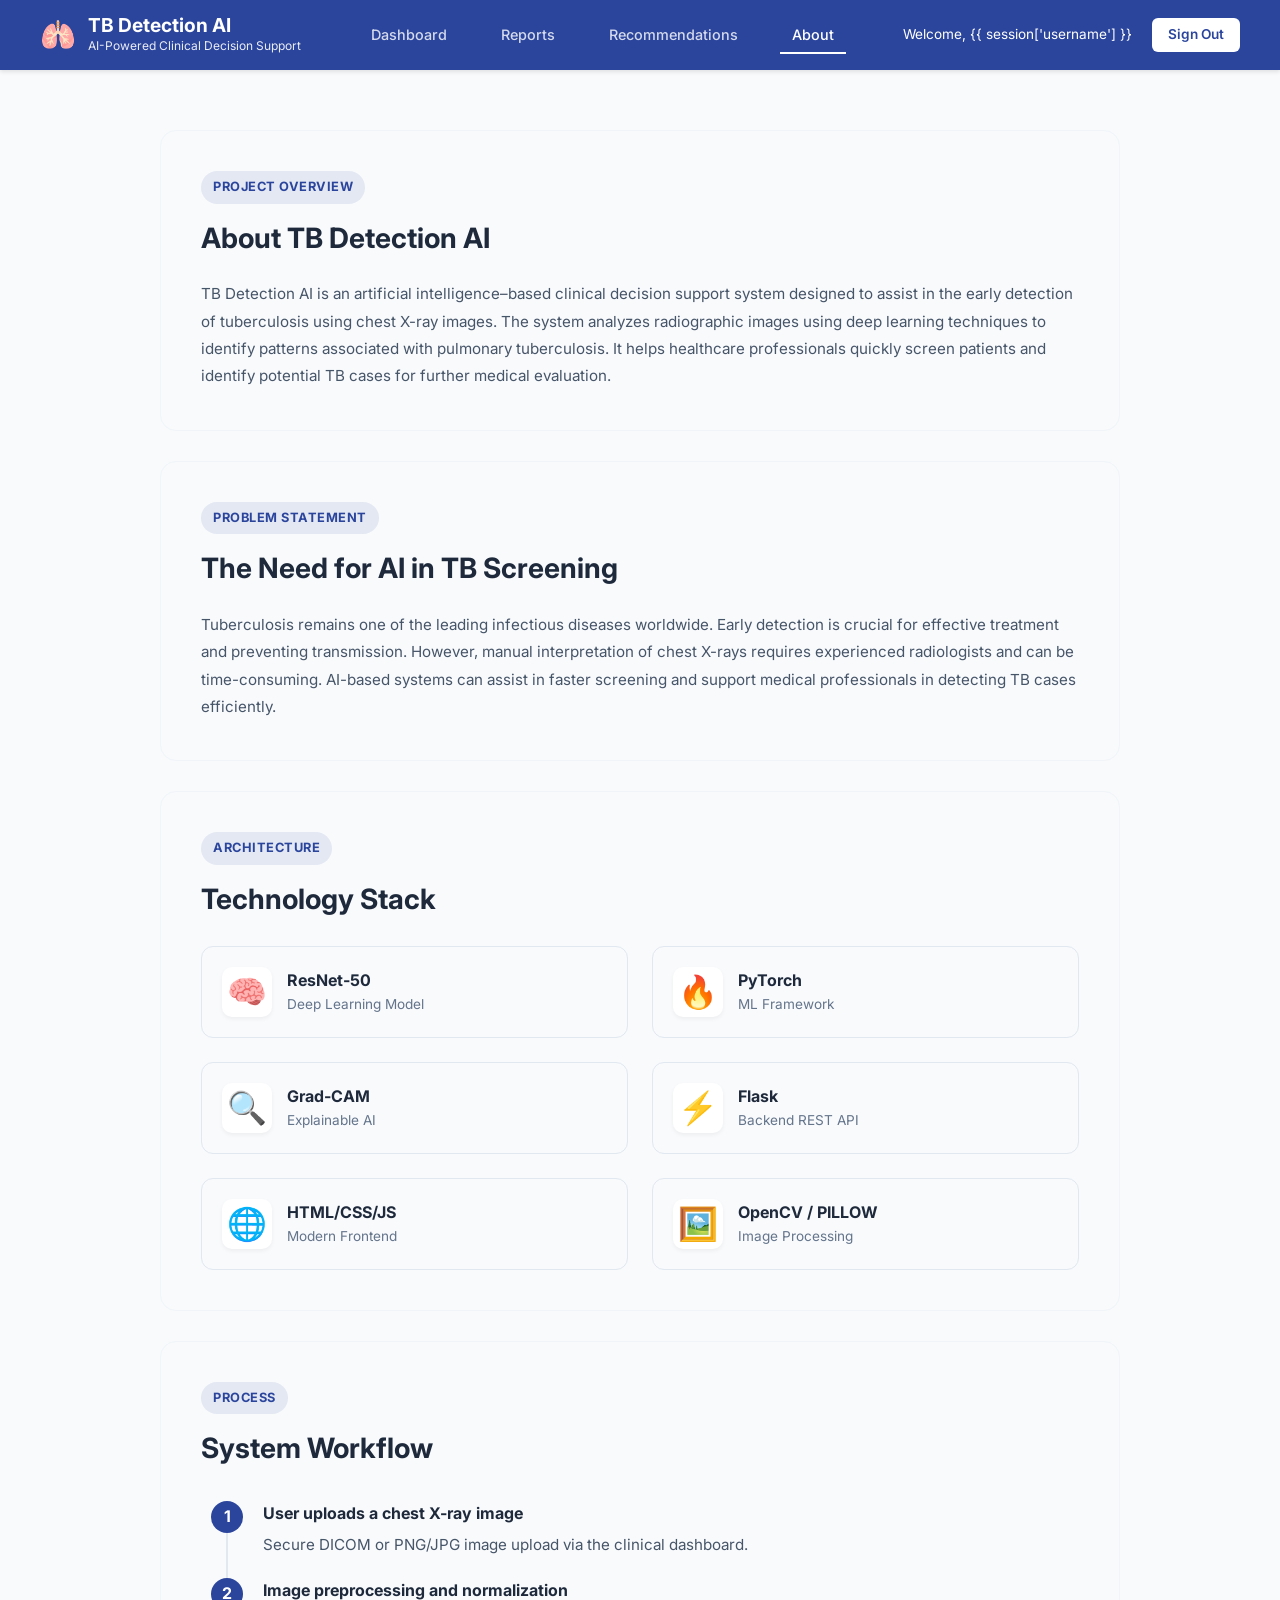
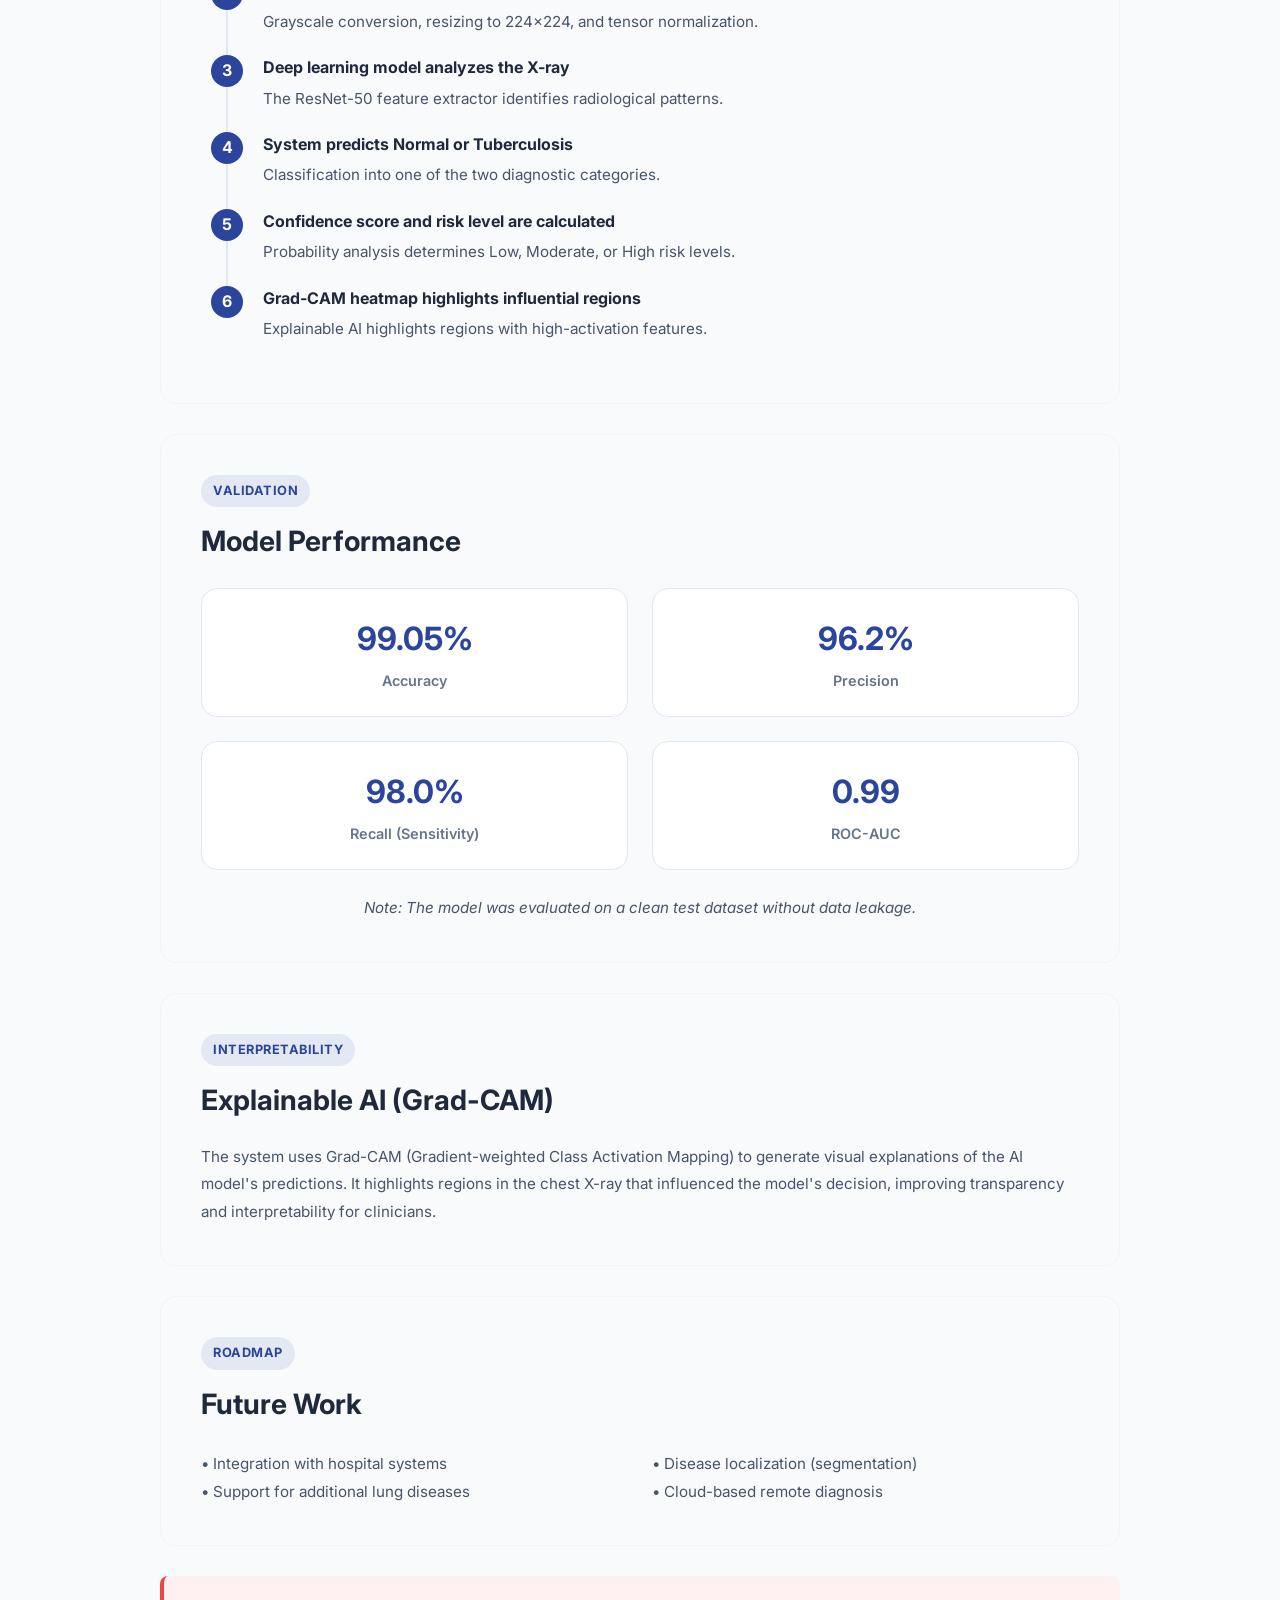
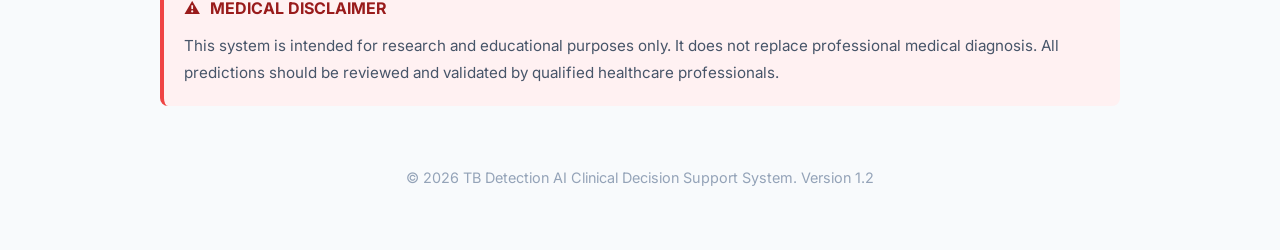
<file: templates/about.html>
<!DOCTYPE html>
<html lang="en">

<head>
    <meta charset="UTF-8">
    <meta name="viewport" content="width=device-width, initial-scale=1.0">
    <title>About - TB Detection AI</title>
    <link rel="stylesheet" href="/static/css/style.css?v=1.2">
    <link href="https://fonts.googleapis.com/css2?family=Inter:wght@300;400;600;700&display=swap" rel="stylesheet">
    <style>
        /* Standardized Typography */
        h1,
        h2 {
            font-size: 1.75rem !important;
            margin-bottom: 20px;
            color: #1e293b !important;
            font-weight: 700;
        }

        p,
        li,
        .workflow-step p,
        .disclaimer-box p {
            font-size: 0.95rem !important;
            line-height: 1.8 !important;
            color: #475569 !important;
        }

        .tech-card div div:first-child,
        .workflow-step div div:first-child {
            font-size: 1rem !important;
            font-weight: 700;
        }

        .about-grid {
            display: grid;
            grid-template-columns: repeat(auto-fit, minmax(300px, 1fr));
            gap: 24px;
            margin-top: 24px;
        }

        .tech-card {
            background: #f8fafc;
            border-radius: 12px;
            padding: 20px;
            border: 1px solid #e2e8f0;
            display: flex;
            align-items: center;
            gap: 15px;
            transition: all 0.3s ease;
        }

        .tech-card:hover {
            transform: translateY(-2px);
            box-shadow: 0 4px 12px rgba(0, 0, 0, 0.05);
            border-color: #2b459d;
        }

        .tech-icon {
            font-size: 2rem;
            min-width: 50px;
            height: 50px;
            display: flex;
            align-items: center;
            justify-content: center;
            background: white;
            border-radius: 10px;
            box-shadow: 0 2px 4px rgba(0, 0, 0, 0.05);
        }

        .workflow-step {
            display: flex;
            gap: 20px;
            margin-bottom: 20px;
            position: relative;
        }

        .step-number {
            width: 32px;
            height: 32px;
            background: #2b459d;
            color: white;
            border-radius: 50%;
            display: flex;
            align-items: center;
            justify-content: center;
            font-weight: 700;
            flex-shrink: 0;
            z-index: 2;
        }

        .workflow-step::after {
            content: '';
            position: absolute;
            left: 15px;
            top: 32px;
            width: 2px;
            height: calc(100% - 12px);
            background: #e2e8f0;
            z-index: 1;
        }

        .workflow-step:last-child::after {
            display: none;
        }

        .stat-card {
            text-align: center;
            padding: 24px;
            background: white;
            border-radius: 16px;
            border: 1px solid #e2e8f0;
        }

        .stat-value {
            font-size: 2rem;
            font-weight: 700;
            color: #2b459d;
            margin-bottom: 5px;
        }

        .stat-label {
            color: #64748b;
            font-weight: 600;
            font-size: 0.9rem;
        }

        .disclaimer-box {
            background: #fff1f2;
            border-left: 4px solid #ef4444;
            padding: 20px;
            border-radius: 8px;
            margin-top: 30px;
        }

        .disclaimer-title {
            color: #991b1b;
            font-weight: 700;
            margin-bottom: 10px;
            display: flex;
            align-items: center;
            gap: 10px;
        }

        .section-tag {
            display: inline-block;
            padding: 6px 12px;
            background: rgba(43, 69, 157, 0.1);
            color: #2b459d;
            border-radius: 20px;
            font-size: 0.8rem;
            font-weight: 700;
            text-transform: uppercase;
            letter-spacing: 0.5px;
            margin-bottom: 12px;
        }
    </style>
</head>

<body>
    <nav class="navbar">
        <div class="nav-brand">
            <div class="logo-box">
                <span class="logo-icon">🫁</span>
                <div class="logo-text">
                    <span class="brand-name">TB Detection AI</span>
                    <span class="brand-subtext">AI-Powered Clinical Decision Support</span>
                </div>
            </div>
        </div>

        <ul class="nav-links">
            <li><a href="/" onclick="window.location.href='/'; return true;">Dashboard</a></li>
            <li><a href="/reports" onclick="window.location.href='/reports'; return true;">Reports</a></li>
            <li><a href="/recommendations"
                    onclick="window.location.href='/recommendations'; return true;">Recommendations</a></li>
            <li class="active"><a href="/about" onclick="window.location.href='/about'; return true;">About</a></li>
        </ul>

        <div class="nav-user">
            <span class="user-welcome">Welcome, {{ session['username'] }}</span>
            <a href="/logout" class="btn-signout">Sign Out</a>
        </div>
    </nav>

    <main class="dashboard-main">
        <div class="about-container" style="max-width: 1000px; margin: 0 auto; padding: 20px;">

            <!-- Section 1: Overview -->
            <div class="workspace-card" style="padding: 40px; margin-bottom: 30px;">
                <span class="section-tag">Project Overview</span>
                <h2>About TB Detection AI</h2>
                <p>
                    TB Detection AI is an artificial intelligence–based clinical decision support system designed to
                    assist in the early detection of tuberculosis using chest X-ray images. The system analyzes
                    radiographic images using deep learning techniques to identify patterns associated with pulmonary
                    tuberculosis. It helps healthcare professionals quickly screen patients and identify potential TB
                    cases for further medical evaluation.
                </p>
            </div>

            <!-- Section 2: Problem Statement -->
            <div class="workspace-card" style="padding: 40px; margin-bottom: 30px;">
                <span class="section-tag">Problem Statement</span>
                <h2>The Need for AI in TB Screening</h2>
                <p>
                    Tuberculosis remains one of the leading infectious diseases worldwide. Early detection is crucial
                    for effective treatment and preventing transmission. However, manual interpretation of chest X-rays
                    requires experienced radiologists and can be time-consuming. AI-based systems can assist in faster
                    screening and support medical professionals in detecting TB cases efficiently.
                </p>
            </div>

            <!-- Section 3: Technology Stack -->
            <div class="workspace-card" style="padding: 40px; margin-bottom: 30px;">
                <span class="section-tag">Architecture</span>
                <h2 style="color: #1e293b; margin-bottom: 24px;">Technology Stack</h2>
                <div class="about-grid">
                    <div class="tech-card">
                        <div class="tech-icon">🧠</div>
                        <div>
                            <div style="font-weight: 700; color: #1e293b;">ResNet-50</div>
                            <div style="font-size: 0.85rem; color: #64748b;">Deep Learning Model</div>
                        </div>
                    </div>
                    <div class="tech-card">
                        <div class="tech-icon">🔥</div>
                        <div>
                            <div style="font-weight: 700; color: #1e293b;">PyTorch</div>
                            <div style="font-size: 0.85rem; color: #64748b;">ML Framework</div>
                        </div>
                    </div>
                    <div class="tech-card">
                        <div class="tech-icon">🔍</div>
                        <div>
                            <div style="font-weight: 700; color: #1e293b;">Grad-CAM</div>
                            <div style="font-size: 0.85rem; color: #64748b;">Explainable AI</div>
                        </div>
                    </div>
                    <div class="tech-card">
                        <div class="tech-icon">⚡</div>
                        <div>
                            <div style="font-weight: 700; color: #1e293b;">Flask</div>
                            <div style="font-size: 0.85rem; color: #64748b;">Backend REST API</div>
                        </div>
                    </div>
                    <div class="tech-card">
                        <div class="tech-icon">🌐</div>
                        <div>
                            <div style="font-weight: 700; color: #1e293b;">HTML/CSS/JS</div>
                            <div style="font-size: 0.85rem; color: #64748b;">Modern Frontend</div>
                        </div>
                    </div>
                    <div class="tech-card">
                        <div class="tech-icon">🖼️</div>
                        <div>
                            <div style="font-weight: 700; color: #1e293b;">OpenCV / PILLOW</div>
                            <div style="font-size: 0.85rem; color: #64748b;">Image Processing</div>
                        </div>
                    </div>
                </div>
            </div>

            <!-- Section 4: Workflow -->
            <div class="workspace-card" style="padding: 40px; margin-bottom: 30px;">
                <span class="section-tag">Process</span>
                <h2 style="color: #1e293b; margin-bottom: 30px;">System Workflow</h2>
                <div style="padding-left: 10px;">
                    <div class="workflow-step">
                        <div class="step-number">1</div>
                        <div>
                            <div style="font-weight: 700; color: #1e293b;">User uploads a chest X-ray
                                image</div>
                            <p style="color: #475569; margin-top: 4px;">Secure DICOM or PNG/JPG image
                                upload via the clinical dashboard.</p>
                        </div>
                    </div>
                    <div class="workflow-step">
                        <div class="step-number">2</div>
                        <div>
                            <div style="font-weight: 700; color: #1e293b;">Image preprocessing and
                                normalization</div>
                            <p style="color: #475569; margin-top: 4px;">Grayscale conversion,
                                resizing to 224x224, and tensor normalization.</p>
                        </div>
                    </div>
                    <div class="workflow-step">
                        <div class="step-number">3</div>
                        <div>
                            <div style="font-weight: 700; color: #1e293b;">Deep learning model analyzes
                                the X-ray</div>
                            <p style="color: #475569; margin-top: 4px;">The ResNet-50 feature
                                extractor identifies radiological patterns.</p>
                        </div>
                    </div>
                    <div class="workflow-step">
                        <div class="step-number">4</div>
                        <div>
                            <div style="font-weight: 700; color: #1e293b;">System predicts Normal or
                                Tuberculosis</div>
                            <p style="color: #475569; margin-top: 4px;">Classification into one of
                                the two diagnostic categories.</p>
                        </div>
                    </div>
                    <div class="workflow-step">
                        <div class="step-number">5</div>
                        <div>
                            <div style="font-weight: 700; color: #1e293b;">Confidence score and risk
                                level are
                                calculated</div>
                            <p style="color: #475569; margin-top: 4px;">Probability analysis
                                determines Low, Moderate, or High risk levels.</p>
                        </div>
                    </div>
                    <div class="workflow-step">
                        <div class="step-number">6</div>
                        <div>
                            <div style="font-weight: 700; color: #1e293b;">Grad-CAM heatmap highlights
                                influential
                                regions</div>
                            <p style="color: #475569; margin-top: 4px;">Explainable AI highlights
                                regions with high-activation features.</p>
                        </div>
                    </div>
                </div>
            </div>

            <!-- Section 5: Model Performance -->
            <div class="workspace-card" style="padding: 40px; margin-bottom: 30px;">
                <span class="section-tag">Validation</span>
                <h2 style="color: #1e293b; margin-bottom: 24px;">Model Performance</h2>
                <div class="about-grid">
                    <div class="stat-card">
                        <div class="stat-value">99.05%</div>
                        <div class="stat-label">Accuracy</div>
                    </div>
                    <div class="stat-card">
                        <div class="stat-value">96.2%</div>
                        <div class="stat-label">Precision</div>
                    </div>
                    <div class="stat-card">
                        <div class="stat-value">98.0%</div>
                        <div class="stat-label">Recall (Sensitivity)</div>
                    </div>
                    <div class="stat-card">
                        <div class="stat-value">0.99</div>
                        <div class="stat-label">ROC-AUC</div>
                    </div>
                </div>
                <p
                    style="margin-top: 24px; color: #64748b; font-size: 0.85rem; text-align: center; font-style: italic;">
                    Note: The model was evaluated on a clean test dataset without data leakage.
                </p>
            </div>

            <!-- Section 6: Explainable AI -->
            <div class="workspace-card" style="padding: 40px; margin-bottom: 30px;">
                <span class="section-tag">Interpretability</span>
                <h2>Explainable AI (Grad-CAM)</h2>
                <p>
                    The system uses Grad-CAM (Gradient-weighted Class Activation Mapping) to generate visual
                    explanations of the AI model's predictions. It highlights regions in the chest X-ray that influenced
                    the model's decision, improving transparency and interpretability for clinicians.
                </p>
            </div>

            <!-- Section 8: Future Work -->
            <div class="workspace-card" style="padding: 40px; margin-bottom: 30px;">
                <span class="section-tag">Roadmap</span>
                <h2 style="color: #1e293b; margin-bottom: 20px;">Future Work</h2>
                <div class="about-grid" style="grid-template-columns: repeat(2, 1fr);">
                    <ul style="color: #475569; line-height: 2; list-style-type: none; padding: 0;">
                        <li>• Integration with hospital systems</li>
                        <li>• Support for additional lung diseases</li>
                    </ul>
                    <ul style="color: #475569; line-height: 2; list-style-type: none; padding: 0;">
                        <li>• Disease localization (segmentation)</li>
                        <li>• Cloud-based remote diagnosis</li>
                    </ul>
                </div>
            </div>

            <!-- Section 7: Disclaimer -->
            <div class="disclaimer-box">
                <div class="disclaimer-title">
                    <span>⚠️</span> MEDICAL DISCLAIMER
                </div>
                <p style="color: #991b1b; line-height: 1.6;">
                    This system is intended for research and educational purposes only. It does not replace professional
                    medical diagnosis. All predictions should be reviewed and validated by qualified healthcare
                    professionals.
                </p>
            </div>

            <footer style="margin-top: 60px; text-align: center; color: #94a3b8; font-size: 0.9rem;">
                &copy; 2026 TB Detection AI Clinical Decision Support System. Version 1.2
            </footer>
        </div>
    </main>
</body>

</html>
</file>
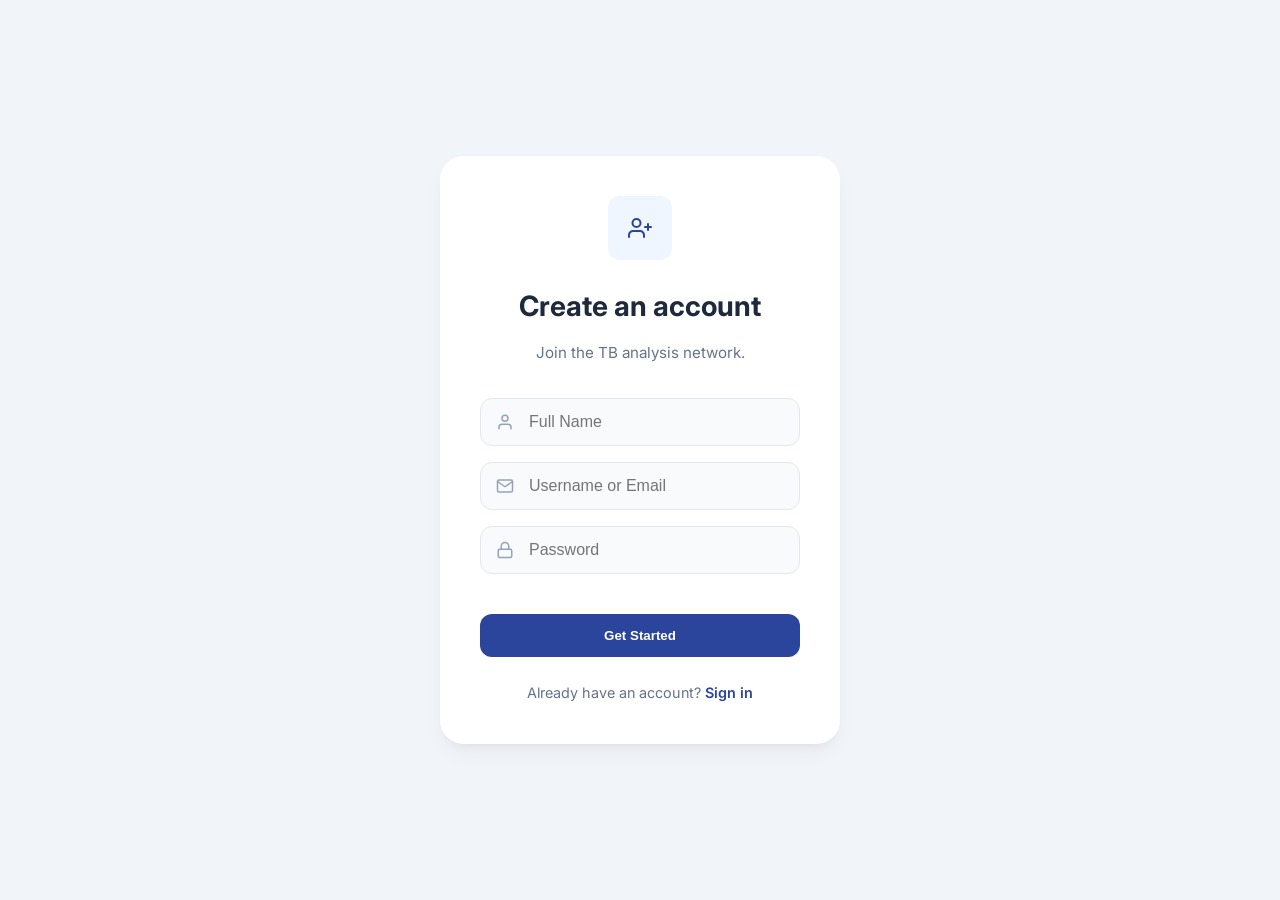
<file: templates/signup.html>
<!DOCTYPE html>
<html lang="en">

<head>
    <meta charset="UTF-8">
    <meta name="viewport" content="width=device-width, initial-scale=1.0">
    <title>Sign Up - TB Detection System</title>
    <link rel="stylesheet" href="/static/css/style.css">
    <link href="https://fonts.googleapis.com/css2?family=Inter:wght@300;400;600;700&display=swap" rel="stylesheet">
</head>

<body class="auth-body">
    <div class="auth-container">
        <div class="auth-card">
            <div class="auth-icon">
                <svg width="24" height="24" viewBox="0 0 24 24" fill="none" xmlns="http://www.w3.org/2000/svg">
                    <path
                        d="M16 21V19C16 17.9391 15.5786 16.9217 14.8284 16.1716C14.0783 15.4214 13.0609 15 12 15H5C3.93913 15 2.92172 15.4214 2.17157 16.1716C1.42143 16.9217 1 17.9391 1 19V21"
                        stroke="#2b459d" stroke-width="2" stroke-linecap="round" stroke-linejoin="round" />
                    <circle cx="8.5" cy="7" r="4" stroke="#2b459d" stroke-width="2" stroke-linecap="round"
                        stroke-linejoin="round" />
                    <line x1="20" y1="8" x2="20" y2="14" stroke="#2b459d" stroke-width="2" stroke-linecap="round"
                        stroke-linejoin="round" />
                    <line x1="17" y1="11" x2="23" y2="11" stroke="#2b459d" stroke-width="2" stroke-linecap="round"
                        stroke-linejoin="round" />
                </svg>
            </div>

            <h2>Create an account</h2>
            <p class="auth-subtitle">Join the TB analysis network.</p>

            <form action="/signup" method="POST">
                <div class="input-group">
                    <span class="input-icon">
                        <svg width="18" height="18" viewBox="0 0 24 24" fill="none" stroke="currentColor"
                            stroke-width="2" stroke-linecap="round" stroke-linejoin="round">
                            <path d="M20 21v-2a4 4 0 0 0-4-4H8a4 4 0 0 0-4 4v2"></path>
                            <circle cx="12" cy="7" r="4"></circle>
                        </svg>
                    </span>
                    <input type="text" name="fullname" placeholder="Full Name" required>
                </div>

                <div class="input-group">
                    <span class="input-icon">
                        <svg width="18" height="18" viewBox="0 0 24 24" fill="none" stroke="currentColor"
                            stroke-width="2" stroke-linecap="round" stroke-linejoin="round">
                            <path d="M4 4h16c1.1 0 2 .9 2 2v12c0 1.1-.9 2-2 2H4c-1.1 0-2-.9-2-2V6c0-1.1.9-2 2-2z">
                            </path>
                            <polyline points="22,6 12,13 2,6"></polyline>
                        </svg>
                    </span>
                    <input type="text" name="username" placeholder="Username or Email" required>
                </div>

                <div class="input-group">
                    <span class="input-icon">
                        <svg width="18" height="18" viewBox="0 0 24 24" fill="none" stroke="currentColor"
                            stroke-width="2" stroke-linecap="round" stroke-linejoin="round">
                            <rect x="3" y="11" width="18" height="11" rx="2" ry="2"></rect>
                            <path d="M7 11V7a5 5 0 0 1 10 0v4"></path>
                        </svg>
                    </span>
                    <input type="password" name="password" placeholder="Password" required>
                </div>

                <button type="submit" class="btn primary auth-btn">Get Started</button>
            </form>

            <p class="auth-footer">Already have an account? <a href="/login">Sign in</a></p>
        </div>
    </div>
</body>

</html>
</file>
<file: static/css/style.css>
:root {
    --primary-color: #2563eb;
    --primary-hover: #1d4ed8;
    --success-color: #10b981;
    --warning-color: #f59e0b;
    --danger-color: #ef4444;
    --bg-color: #f8fafc;
    --card-bg: #ffffff;
    --text-primary: #1e293b;
    --text-secondary: #64748b;
    --border-color: #e2e8f0;
    --shadow: 0 4px 6px -1px rgb(0 0 0 / 0.1), 0 2px 4px -2px rgb(0 0 0 / 0.1);
}

* {
    box-sizing: border-box;
    margin: 0;
    padding: 0;
}

body {
    font-family: 'Inter', sans-serif;
    background-color: var(--bg-color);
    color: var(--text-primary);
    line-height: 1.6;
}

/* Layout & Navigation */
.navbar {
    background-color: #2b459d;
    /* Deep Clinical Blue */
    color: white;
    display: flex;
    align-items: center;
    justify-content: space-between;
    padding: 12px 40px;
    box-shadow: 0 2px 4px rgba(0, 0, 0, 0.1);
}

.nav-brand .logo-box {
    display: flex;
    align-items: center;
    gap: 12px;
}

.logo-icon {
    font-size: 1.8rem;
}

.logo-text {
    display: flex;
    flex-direction: column;
}

.brand-name {
    font-size: 1.2rem;
    font-weight: 700;
    line-height: 1.1;
}

.brand-subtext {
    font-size: 0.75rem;
    font-weight: 400;
    opacity: 0.9;
}

.nav-links {
    list-style: none;
    display: flex;
    gap: 30px;
}

.nav-links li a {
    color: white;
    text-decoration: none;
    font-size: 0.9rem;
    font-weight: 500;
    opacity: 0.8;
    transition: opacity 0.2s;
    display: block;
    padding: 8px 12px;
}

.nav-links li.active a,
.nav-links li a:hover {
    opacity: 1;
    border-bottom: 2px solid white;
    padding-bottom: 4px;
}

.nav-user {
    display: flex;
    align-items: center;
    gap: 20px;
}

.user-welcome {
    font-size: 0.85rem;
    font-weight: 400;
}

.btn-signout {
    background: white;
    color: #2b459d;
    padding: 6px 16px;
    border-radius: 6px;
    text-decoration: none;
    font-size: 0.85rem;
    font-weight: 600;
    transition: background 0.2s;
}

.btn-signout:hover {
    background: #f8fafc;
}

.info-bar {
    background-color: #f8fafc;
    border-bottom: 1px solid #e2e8f0;
    padding: 8px 40px;
    text-align: center;
}

.info-item {
    font-size: 0.85rem;
    color: #64748b;
    font-weight: 500;
}

.dashboard-main {
    padding: 40px;
    max-width: 1400px;
    margin: 0 auto;
}

.workspace {
    display: grid;
    grid-template-columns: 350px 1fr;
    gap: 30px;
    align-items: start;
}

.workspace-card {
    border-radius: 16px;
    border: 1px solid #f1f5f9;
}

/* Upload Side */
.upload-side {
    text-align: center;
}

.card-title {
    font-size: 1.25rem;
    font-weight: 700;
    color: #2b459d;
    margin-bottom: 30px;
    border-bottom: none;
    padding-bottom: 0;
}

.icon-cloud {
    font-size: 2.5rem;
    color: #cbd5e1;
    margin-bottom: 15px;
}

.select-text {
    font-size: 1rem;
    font-weight: 600;
    color: #334155;
    margin-bottom: 20px;
}

.btn-analyze {
    background-color: #94a3b8;
    /* Match reference grey-ish blue */
    color: white;
    width: 100%;
    padding: 14px;
    border: none;
    border-radius: 8px;
    font-weight: 600;
    cursor: pointer;
    margin-top: 10px;
}

.btn-analyze:not(:disabled) {
    background-color: #2b459d;
}

.btn-analyze:not(:disabled):hover {
    background-color: #233a82;
}

/* Visual Side */
.visual-side {
    min-height: 500px;
    display: flex;
    flex-direction: column;
    justify-content: center;
    align-items: center;
    background-color: #f8fafc;
}

.visual-placeholder {
    text-align: center;
    color: #64748b;
}

.icon-img {
    font-size: 4rem;
    margin-bottom: 20px;
    opacity: 0.5;
}

.visual-title {
    font-size: 1.2rem;
    font-weight: 700;
    margin-bottom: 10px;
}

.visual-text {
    font-size: 0.95rem;
    max-width: 400px;
}

/* Results View */
.results-view {
    width: 100%;
}

.image-workspace {
    display: flex;
    gap: 30px;
    justify-content: center;
    margin-top: 20px;
}

.image-box {
    flex: 1;
    max-width: 400px;
}

.image-box img {
    width: 100%;
    border-radius: 12px;
    box-shadow: 0 4px 6px -1px rgba(0, 0, 0, 0.1);
}

.img-tag {
    display: block;
    margin-bottom: 12px;
    font-size: 0.9rem;
    font-weight: 700;
}

/* Reports Page */
.reports-container {
    max-width: 1200px;
    margin: 0 auto;
}

.table-wrapper {
    overflow-x: auto;
}

.reports-table {
    width: 100%;
    border-collapse: collapse;
    text-align: left;
}

.reports-table th {
    padding: 16px;
    color: #64748b;
    font-size: 0.85rem;
    font-weight: 700;
    text-transform: uppercase;
    border-bottom: 1px solid #f1f5f9;
}

.reports-table td {
    padding: 20px 16px;
    border-bottom: 1px solid #f8fafc;
    font-size: 0.95rem;
    color: #1e293b;
    vertical-align: middle;
}

.reports-table tr:hover td {
    background-color: #fcfdfe;
}

.btn-export {
    background-color: #2b459d;
    color: white;
    padding: 8px 20px;
    border: none;
    border-radius: 6px;
    font-weight: 600;
    font-size: 0.85rem;
    cursor: pointer;
    transition: opacity 0.2s;
}

.btn-export:hover {
    opacity: 0.9;
}

.btn-download {
    background-color: #3b82f6;
    color: white;
    padding: 10px 24px;
    border: none;
    border-radius: 8px;
    font-weight: 600;
    font-size: 0.9rem;
    cursor: pointer;
    transition: all 0.2s;
}

.btn-download:hover {
    background-color: #e2e8f0;
}

.badge {
    padding: 4px 12px;
    border-radius: 6px;
    font-size: 0.75rem;
    font-weight: 700;
    text-transform: uppercase;
}

.badge.low-risk {
    background: #ecfdf5;
    color: #10b981;
}

.badge.moderate-risk {
    background: #fffbeb;
    color: #f59e0b;
}

.badge.high-risk {
    background: #fef2f2;
    color: #ef4444;
}

/* Dashboard Risk Indicator Box */
.risk-indicator-box {
    padding: 8px 12px;
    border-radius: 6px;
    margin-bottom: 15px;
    font-weight: 700;
    font-size: 0.9rem;
    text-align: center;
    border: 1px solid transparent;
    display: inline-block;
    min-width: 120px;
}

.risk-indicator-box.low-risk {
    background-color: #ecfdf5;
    color: #059669;
    border-color: #10b981;
}

.risk-indicator-box.high-risk {
    background-color: #fef2f2;
    color: #dc2626;
    border-color: #ef4444;
}

.risk-indicator-box.moderate-risk {
    background-color: #fffbeb;
    color: #d97706;
    border-color: #f59e0b;
}

/* Recommendations Styles */
.recommendation-container {
    max-width: 800px;
    margin: 0 auto;
}

.advice-box {
    border-radius: 12px;
    padding: 30px;
    border-left: 6px solid #e2e8f0;
}

.advice-box.low-risk {
    background-color: #f0fdf4;
    border-left-color: #10b981;
}

.advice-box.moderate-risk {
    background-color: #fffbeb;
    border-left-color: #f59e0b;
}

.advice-box.high-risk {
    background-color: #fef2f2;
    border-left-color: #ef4444;
}

.advice-header {
    display: flex;
    align-items: center;
    gap: 12px;
    margin-bottom: 20px;
}

.advice-icon {
    font-size: 1.5rem;
}

.advice-title {
    font-size: 1.25rem;
    font-weight: 700;
    color: #1e293b;
}

.advice-box.low-risk .advice-title {
    color: #065f46;
}

.advice-box.moderate-risk .advice-title {
    color: #92400e;
}

.advice-box.high-risk .advice-title {
    color: #991b1b;
}

.advice-list {
    list-style: none;
}

.advice-list li {
    display: flex;
    align-items: center;
    gap: 12px;
    margin-bottom: 12px;
    font-size: 1rem;
    color: #334155;
}

.check-icon {
    font-weight: 700;
}

@media (max-width: 1000px) {
    .workspace {
        grid-template-columns: 1fr;
    }
}

/* Auth Styles */
.auth-body {
    background-color: #f1f5f9;
    display: flex;
    align-items: center;
    justify-content: center;
    min-height: 100vh;
}

#image-preview {
    max-width: 100%;
    max-height: 250px;
    border-radius: 8px;
    margin: 0 auto;
}

.auth-container {
    width: 100%;
    max-width: 440px;
    padding: 20px;
}

.auth-card {
    background: white;
    padding: 40px;
    border-radius: 24px;
    box-shadow: 0 10px 25px -5px rgba(0, 0, 0, 0.05), 0 8px 10px -6px rgba(0, 0, 0, 0.05);
    text-align: center;
}

.auth-icon {
    background-color: #eff6ff;
    width: 64px;
    height: 64px;
    border-radius: 12px;
    display: flex;
    align-items: center;
    justify-content: center;
    margin: 0 auto 24px;
}

.auth-card h2 {
    font-size: 1.75rem;
    font-weight: 700;
    margin-bottom: 12px;
    border-bottom: none;
    padding-bottom: 0;
    color: #1e293b;
}

.auth-subtitle {
    color: #64748b;
    font-size: 0.95rem;
    margin-bottom: 32px;
}

.input-group {
    position: relative;
    margin-bottom: 16px;
    text-align: left;
}

.input-icon {
    position: absolute;
    left: 16px;
    top: 50%;
    transform: translateY(-50%);
    color: #94a3b8;
    display: flex;
    align-items: center;
}

.input-group input {
    width: 100%;
    padding: 14px 16px 14px 48px;
    border: 1px solid #e2e8f0;
    border-radius: 12px;
    font-size: 1rem;
    background-color: #f8fafc;
    transition: all 0.2s;
}

.input-group input:focus {
    outline: none;
    border-color: #2b459d;
    background-color: white;
    box-shadow: 0 0 0 4px rgba(43, 69, 157, 0.1);
}

.auth-btn {
    margin-top: 24px;
    margin-bottom: 24px;
    padding: 14px;
    border-radius: 12px;
    width: 100%;
    background-color: #2b459d;
    color: white;
    border: none;
    cursor: pointer;
    font-weight: 600;
    transition: background-color 0.2s;
}

.auth-btn:hover {
    background-color: #233a82;
}

.auth-footer {
    color: #64748b;
    font-size: 0.9rem;
}

.auth-footer a {
    color: #2b459d;
    font-weight: 600;
    text-decoration: none;
}

.error-message {
    color: var(--danger-color);
    font-size: 0.85rem;
    margin-bottom: 15px;
}
</file>
